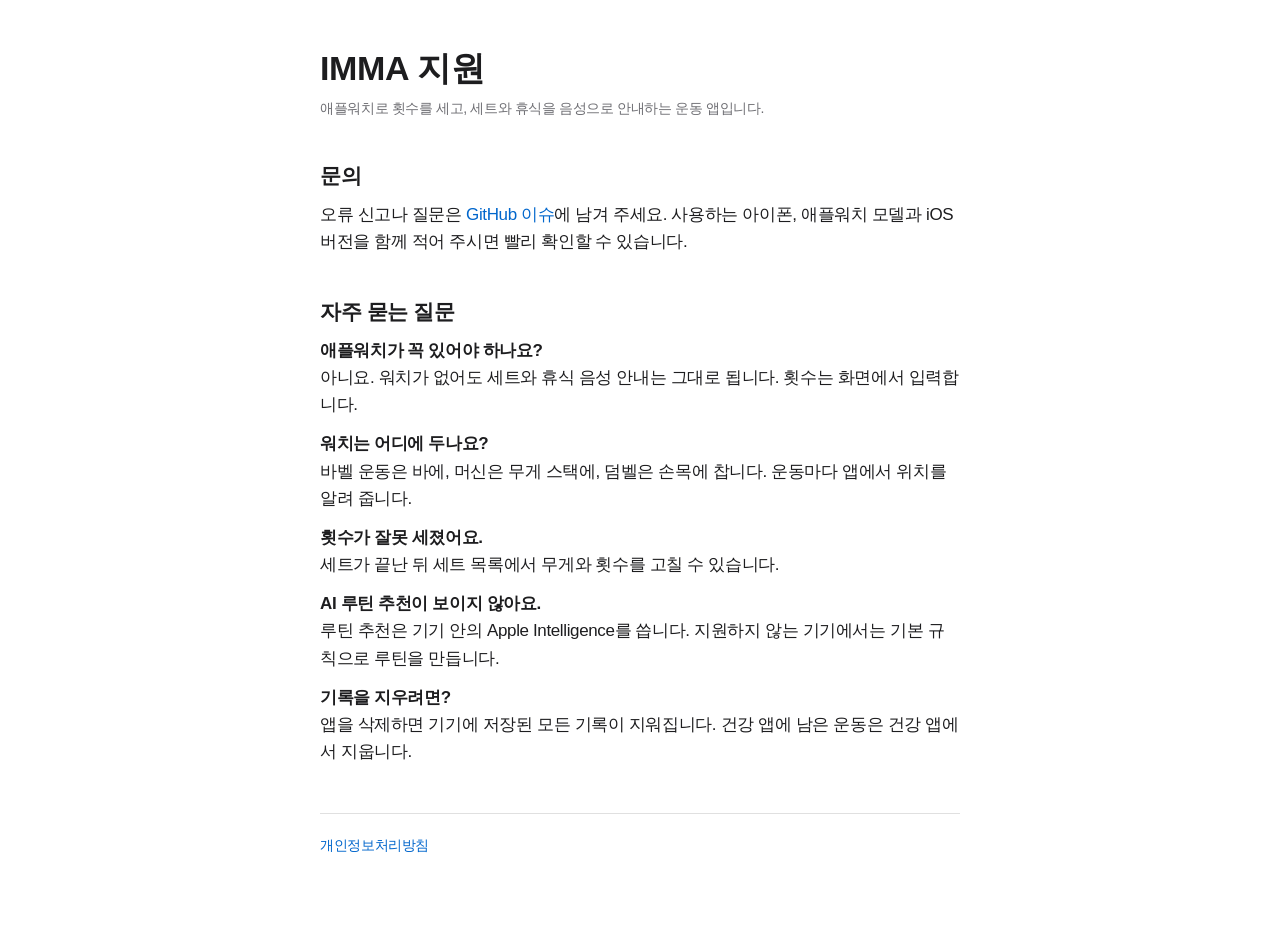
<file: index.html>
<!doctype html>
<html lang="ko">
<head>
<meta charset="utf-8">
<meta name="viewport" content="width=device-width, initial-scale=1">
<title>IMMA 지원</title>
<link rel="stylesheet" href="style.css">
</head>
<body>
<main>
<h1>IMMA 지원</h1>
<p class="muted">애플워치로 횟수를 세고, 세트와 휴식을 음성으로 안내하는 운동 앱입니다.</p>

<h2>문의</h2>
<p>오류 신고나 질문은 <a href="https://github.com/shinehyeuk-pixel/imma-support/issues">GitHub 이슈</a>에 남겨 주세요. 사용하는 아이폰, 애플워치 모델과 iOS 버전을 함께 적어 주시면 빨리 확인할 수 있습니다.</p>

<h2>자주 묻는 질문</h2>
<p><strong>애플워치가 꼭 있어야 하나요?</strong><br>
아니요. 워치가 없어도 세트와 휴식 음성 안내는 그대로 됩니다. 횟수는 화면에서 입력합니다.</p>
<p><strong>워치는 어디에 두나요?</strong><br>
바벨 운동은 바에, 머신은 무게 스택에, 덤벨은 손목에 찹니다. 운동마다 앱에서 위치를 알려 줍니다.</p>
<p><strong>횟수가 잘못 세졌어요.</strong><br>
세트가 끝난 뒤 세트 목록에서 무게와 횟수를 고칠 수 있습니다.</p>
<p><strong>AI 루틴 추천이 보이지 않아요.</strong><br>
루틴 추천은 기기 안의 Apple Intelligence를 씁니다. 지원하지 않는 기기에서는 기본 규칙으로 루틴을 만듭니다.</p>
<p><strong>기록을 지우려면?</strong><br>
앱을 삭제하면 기기에 저장된 모든 기록이 지워집니다. 건강 앱에 남은 운동은 건강 앱에서 지웁니다.</p>

<nav><a href="privacy/">개인정보처리방침</a></nav>
</main>
</body>
</html>
</file>
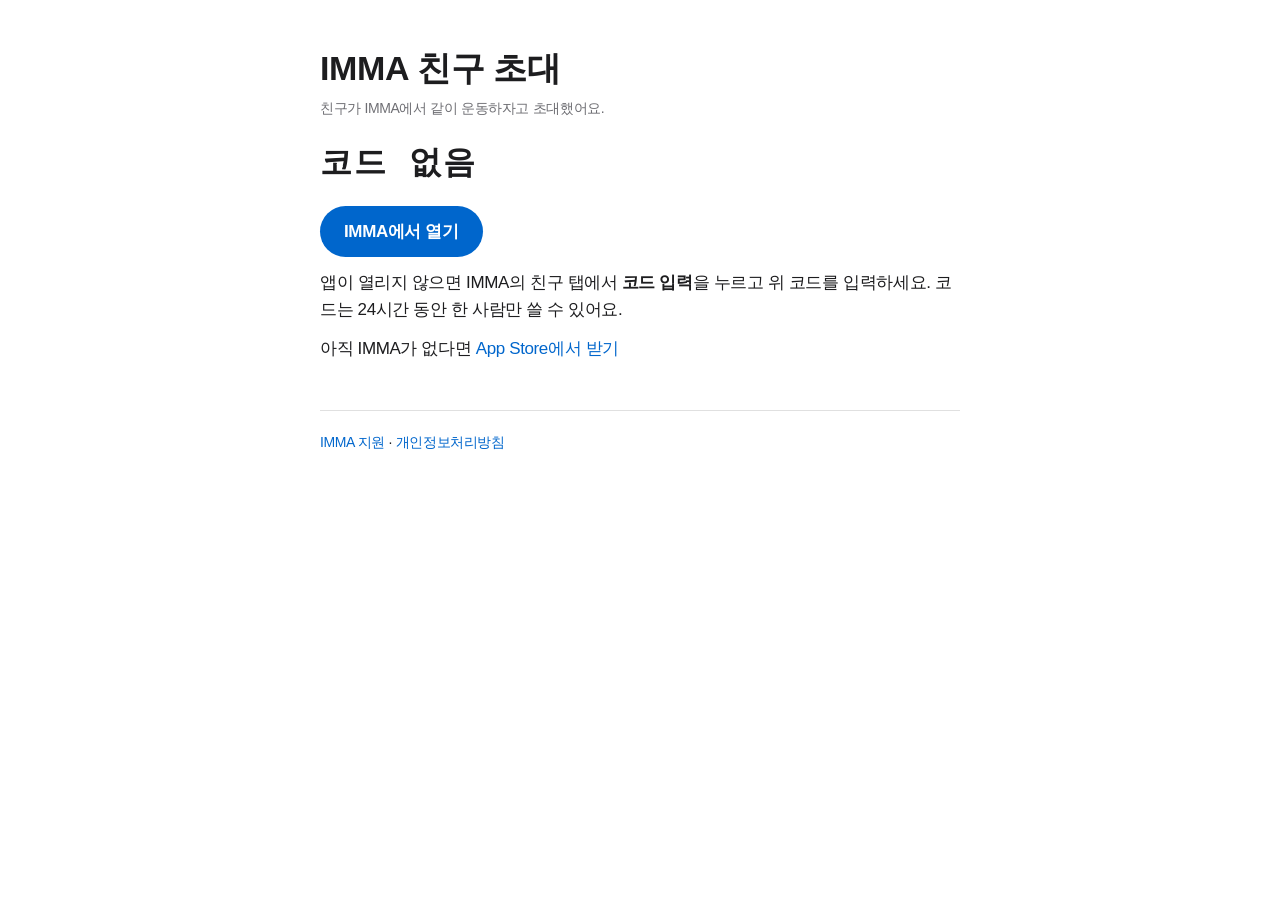
<file: friend/index.html>
<!doctype html>
<html lang="ko">
<head>
<meta charset="utf-8">
<meta name="viewport" content="width=device-width, initial-scale=1">
<title>IMMA 친구 초대</title>
<link rel="stylesheet" href="../style.css">
<style>
.code { font: 600 32px/1.2 ui-monospace, "SF Mono", Menlo, monospace; letter-spacing: 2px; margin: 24px 0; }
.button { display: inline-block; background: var(--link); color: #fff; padding: 12px 24px; border-radius: 980px; font-weight: 600; }
</style>
</head>
<body>
<main>
<h1>IMMA 친구 초대</h1>
<p class="muted">친구가 IMMA에서 같이 운동하자고 초대했어요.</p>
<p class="code" id="code">코드 없음</p>
<p><a class="button" id="open" href="imma://invite/">IMMA에서 열기</a></p>
<p>앱이 열리지 않으면 IMMA의 친구 탭에서 <strong>코드 입력</strong>을 누르고 위 코드를 입력하세요. 코드는 24시간 동안 한 사람만 쓸 수 있어요.</p>
<p>아직 IMMA가 없다면 <a href="https://apps.apple.com/app/id6831421578">App Store에서 받기</a></p>
<nav><a href="../">IMMA 지원</a> · <a href="../privacy/">개인정보처리방침</a></nav>
</main>
<script>
// The code stays in this browser: it is only shown and handed to the app, never sent anywhere.
const code = (new URLSearchParams(location.search).get('c') || '').toUpperCase().replace(/[^23456789A-HJ-NP-Z]/g, '')
if (code.length === 10) {
  document.getElementById('code').textContent = code.slice(0, 5) + '-' + code.slice(5)
  document.getElementById('open').href = 'imma://invite/' + code
}
</script>
</body>
</html>
</file>
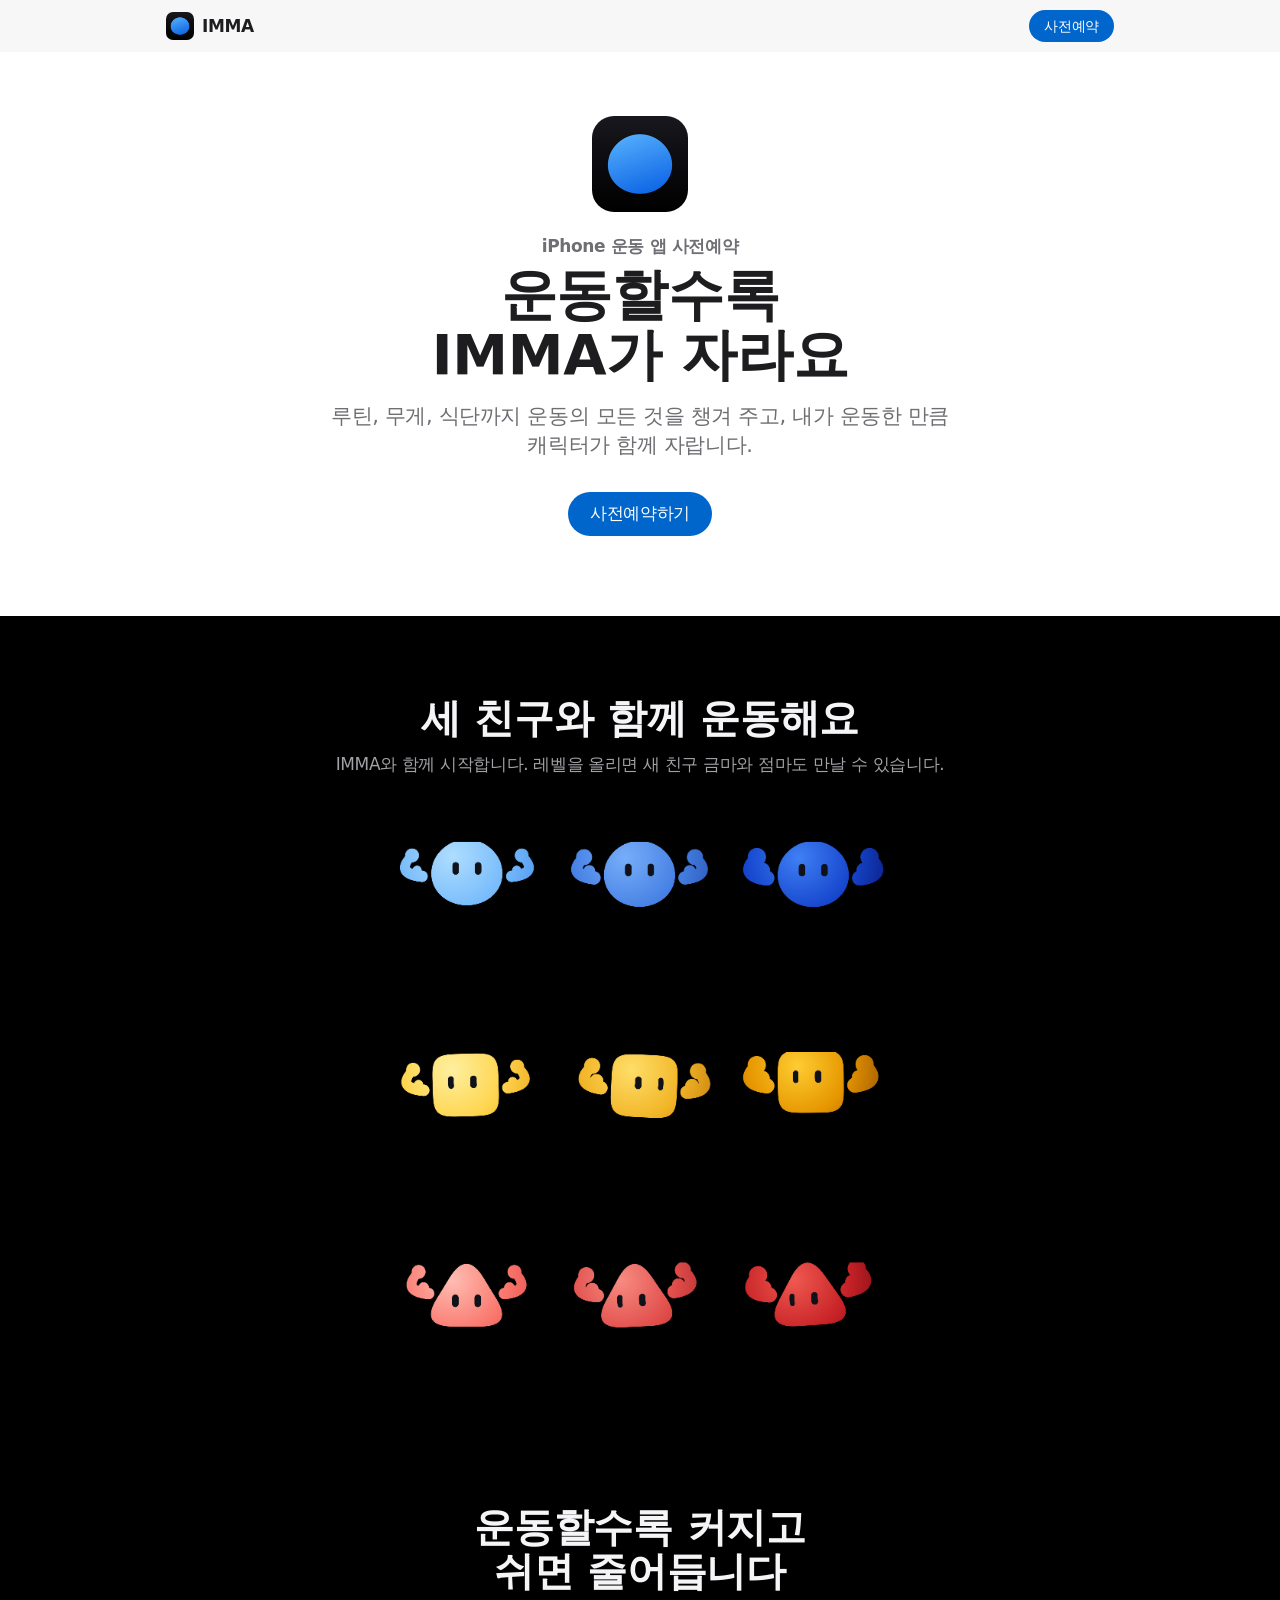
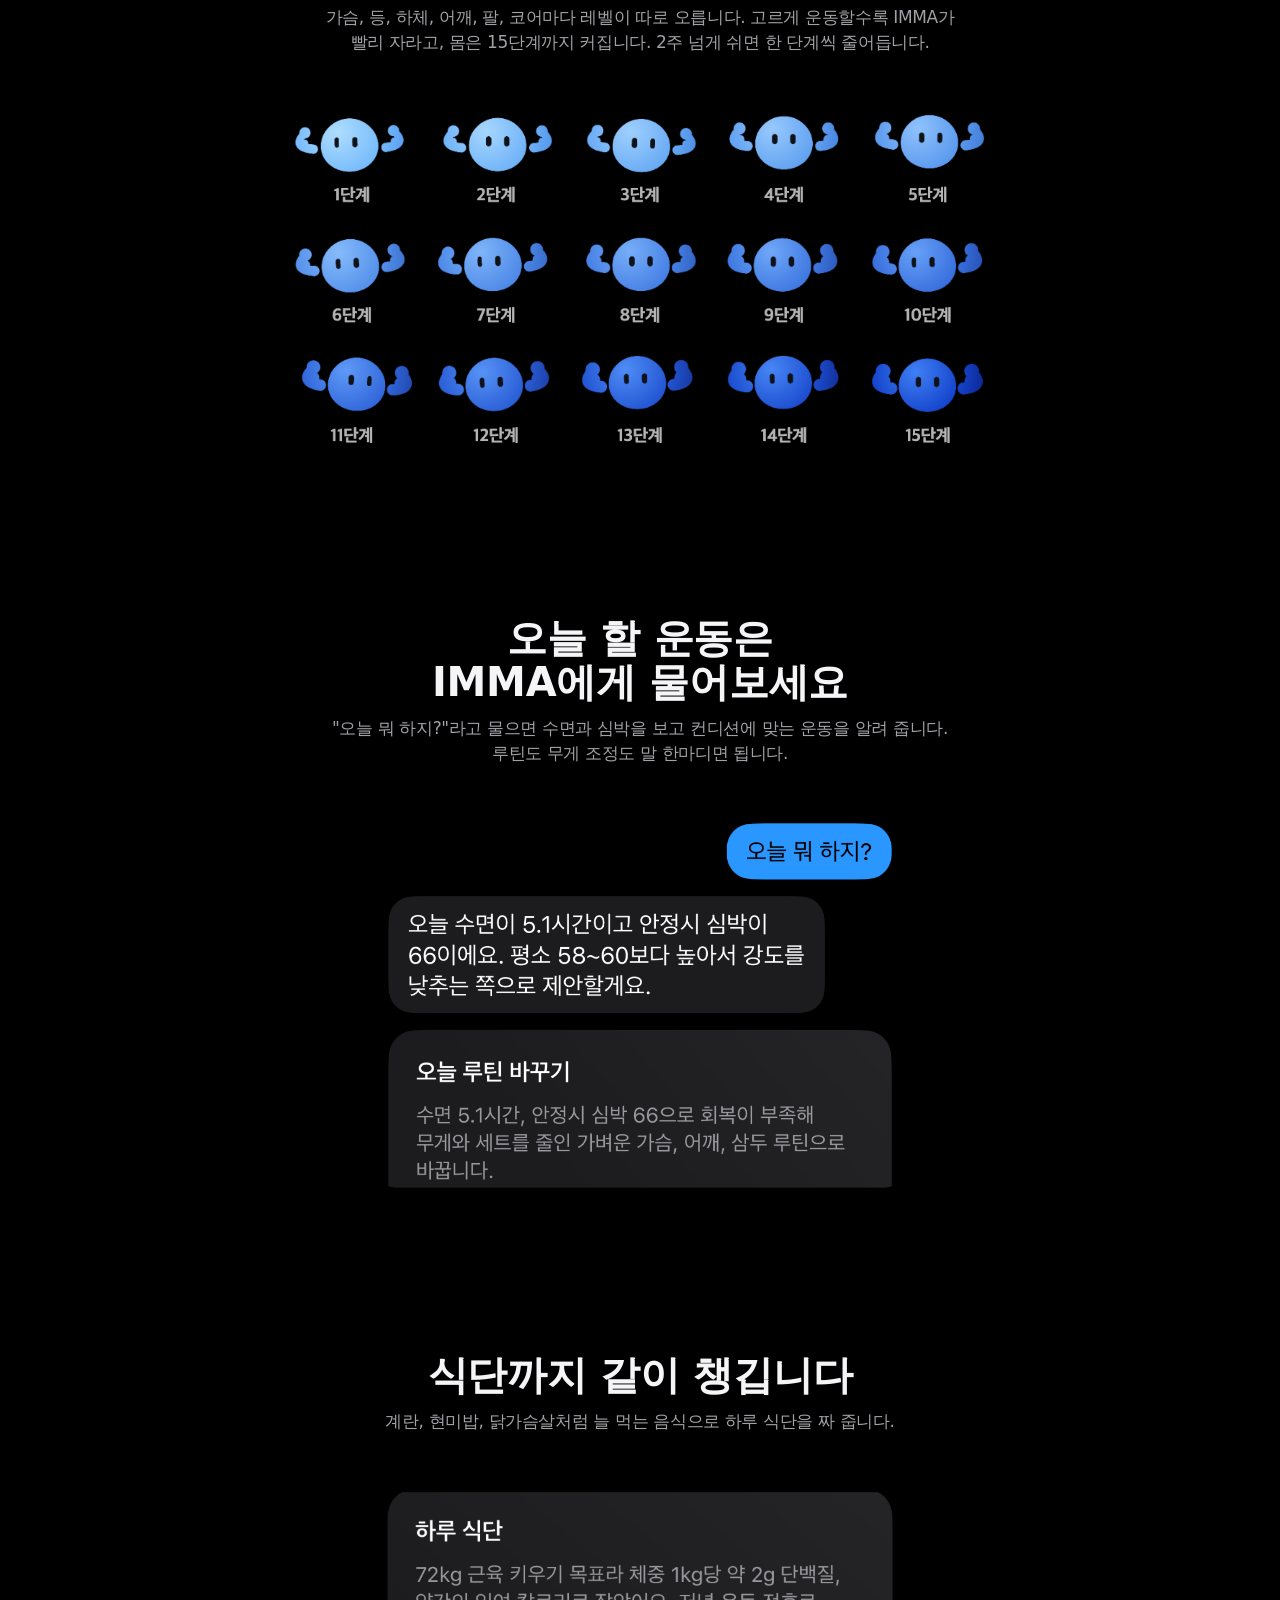
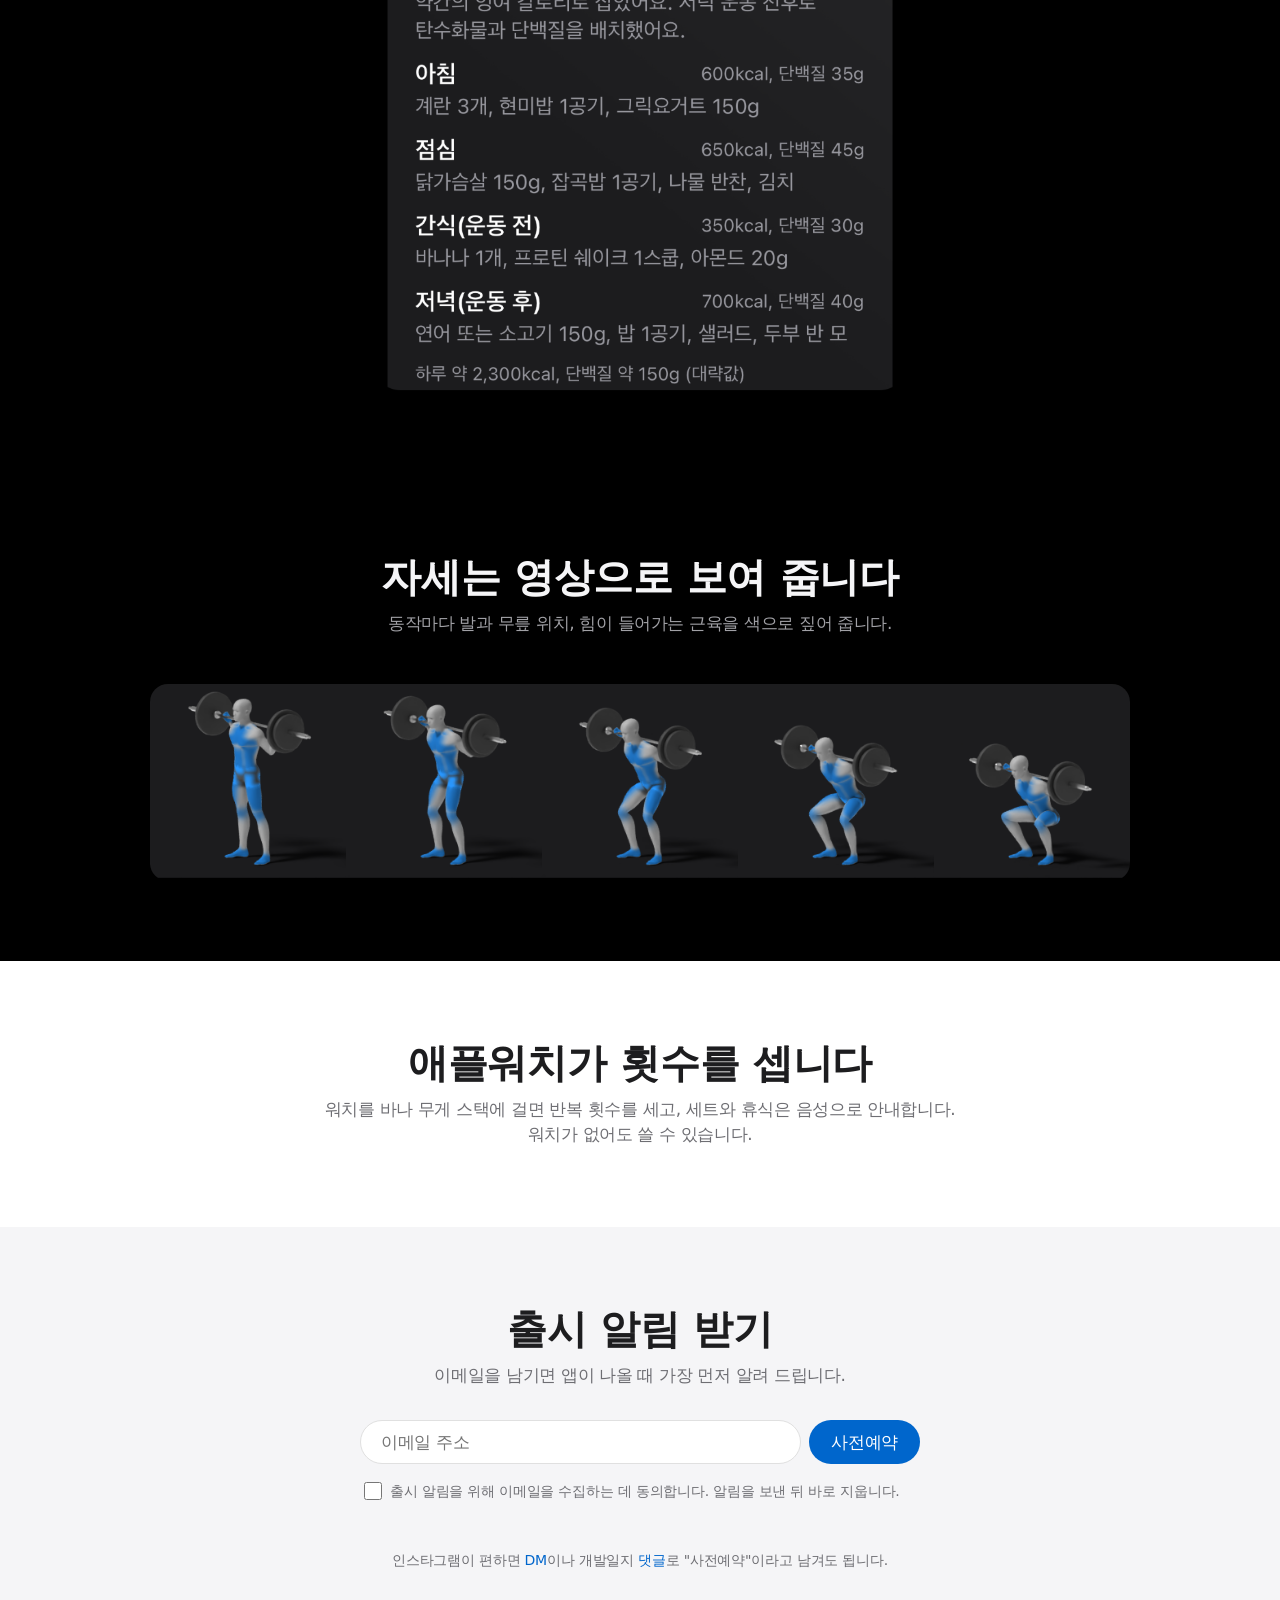
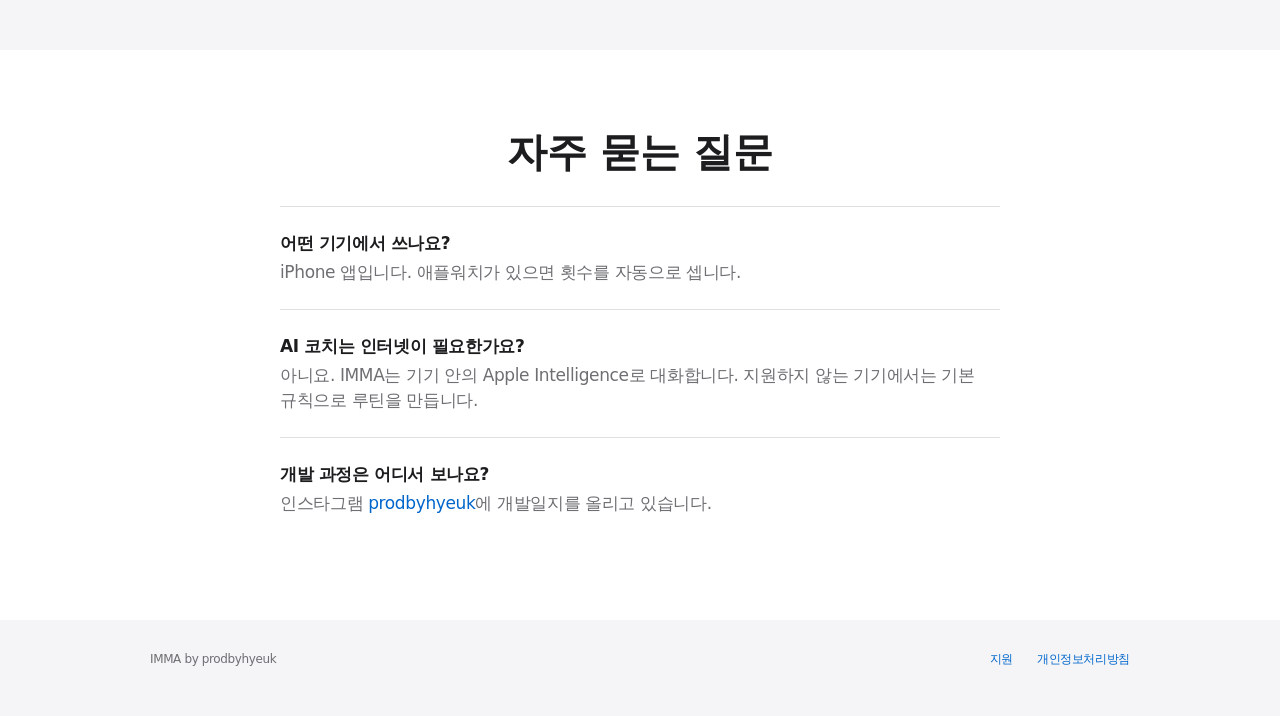
<file: preorder/index.html>
<!doctype html>
<html lang="ko">
<head>
<meta charset="utf-8">
<meta name="viewport" content="width=device-width, initial-scale=1">
<title>IMMA 사전예약</title>
<meta name="description" content="운동할수록 캐릭터가 자라는 iPhone 운동 앱. 인스타그램 DM이나 댓글로 사전예약하세요.">
<meta property="og:title" content="IMMA 사전예약">
<meta property="og:description" content="운동할수록 IMMA가 자라요. 인스타그램 DM이나 댓글로 사전예약하세요.">
<meta property="og:image" content="img/characters.png">
<link rel="icon" href="img/mark.png">
<link rel="apple-touch-icon" href="img/mark.png">
<style>
:root {
  --primary:#0066cc; --focus:#0071e3; --on-dark:#2997ff;
  --ink:#1d1d1f; --canvas:#fff; --parchment:#f5f5f7; --muted:#6e6e73; --hairline:#e0e0e0;
  --tile:#000; --tile-ink:#f5f5f7; --tile-muted:#a1a1a6;
  --font:"SF Pro Text", system-ui, -apple-system, BlinkMacSystemFont, "Apple SD Gothic Neo", Inter, sans-serif;
  --display:"SF Pro Display", system-ui, -apple-system, BlinkMacSystemFont, "Apple SD Gothic Neo", Inter, sans-serif;
}
@media (prefers-color-scheme: dark) {
  :root { --canvas:#000; --parchment:#1d1d1f; --ink:#f5f5f7; --muted:#a1a1a6; --hairline:#2c2c2e; --primary:#0071e3; }
}
* { box-sizing:border-box; }
html { -webkit-text-size-adjust:100%; }
body { margin:0; background:var(--canvas); color:var(--ink); font:400 17px/1.47 var(--font); letter-spacing:-0.374px; word-break:keep-all; }
img { display:block; max-width:100%; height:auto; }
a { color:var(--primary); text-decoration:none; }
a:focus-visible { outline:2px solid var(--focus); outline-offset:2px; }

.bar { position:sticky; top:0; z-index:10; background:rgba(245,245,247,.8); -webkit-backdrop-filter:saturate(180%) blur(20px); backdrop-filter:saturate(180%) blur(20px); }
@media (prefers-color-scheme: dark) { .bar { background:rgba(29,29,31,.8); } }
.bar-in { max-width:980px; margin:0 auto; padding:0 16px; height:52px; display:flex; align-items:center; justify-content:space-between; }
.brand { display:flex; align-items:center; gap:8px; font:600 17px/1 var(--display); color:var(--ink); }
.brand img { width:28px; height:28px; border-radius:7px; }

.btn { display:inline-flex; align-items:center; justify-content:center; min-height:44px; padding:11px 22px; border-radius:9999px; font:400 17px/1 var(--font); letter-spacing:-0.374px; transition:transform .1s; }
.btn:active { transform:scale(.95); }
.btn-primary { background:var(--primary); color:#fff; }
.btn-secondary { border:1px solid var(--primary); color:var(--primary); }
.tile .btn-secondary { border-color:var(--on-dark); color:var(--on-dark); }
.btn-sm { min-height:32px; padding:7px 15px; font-size:14px; }

section { padding:80px 16px; }
.wrap { max-width:980px; margin:0 auto; }
.center { text-align:center; }
.tile { background:var(--tile); color:var(--tile-ink); }
.tile .sub { color:var(--tile-muted); }
.soft { background:var(--parchment); }

.eyebrow { font:600 17px/1.24 var(--display); color:var(--muted); margin:0 0 8px; }
h1 { font:600 56px/1.07 var(--display); letter-spacing:-0.28px; margin:0 0 17px; }
h2 { font:600 40px/1.1 var(--display); letter-spacing:-0.28px; margin:0 0 12px; }
.lead { font:400 21px/1.38 var(--font); color:var(--muted); margin:0 auto 32px; max-width:640px; }
.sub { color:var(--muted); margin:0 auto; max-width:640px; }
.ctas { display:flex; gap:12px; justify-content:center; flex-wrap:wrap; }
.note { font-size:14px; line-height:1.43; letter-spacing:-0.224px; color:var(--muted); margin:17px 0 0; }

.hero { padding-top:64px; }
.hero .mark { width:96px; height:96px; border-radius:22px; margin:0 auto 24px; }
.hero .shot { margin:48px auto 0; max-width:560px; border-radius:18px; }

.feature .text { margin-bottom:48px; }
.feature .shot { width:100%; margin:0 auto; border-radius:18px; }
.w-sm { max-width:520px; } .w-md { max-width:720px; } .w-lg { max-width:980px; }

.steps { list-style:none; padding:0; margin:48px auto 0; max-width:720px; display:grid; gap:12px; text-align:left; }
.steps li { background:var(--canvas); border-radius:18px; padding:24px; display:flex; gap:17px; align-items:flex-start; }
.steps .n { flex:none; width:32px; height:32px; border-radius:9999px; background:var(--primary); color:#fff; font:600 17px/32px var(--display); text-align:center; }
.steps strong { display:block; font-weight:600; margin-bottom:4px; }
.steps p { margin:0; color:var(--muted); }
.steps code { font:600 17px/1 var(--font); color:var(--ink); }

.faq { max-width:720px; margin:32px auto 0; text-align:left; }
.faq div { border-top:1px solid var(--hairline); padding:24px 0; }
.faq strong { display:block; font-weight:600; margin-bottom:4px; }
.faq p { margin:0; color:var(--muted); }

.signup { max-width:560px; margin:32px auto 0; text-align:left; }
.signup .row { display:flex; gap:8px; }
.signup input[type=email] { flex:1; min-width:0; min-height:44px; padding:0 20px; border-radius:9999px; border:1px solid var(--hairline); background:var(--canvas); color:var(--ink); font:400 17px/1 var(--font); letter-spacing:-0.374px; }
.signup input[type=email]:focus { outline:2px solid var(--focus); outline-offset:0; border-color:transparent; }
.signup button { border:0; cursor:pointer; }
.signup button:disabled { opacity:.5; }
.signup button:focus-visible { outline:2px solid var(--focus); outline-offset:2px; }
.consent { display:flex; gap:8px; align-items:flex-start; margin:17px 4px 0; font-size:14px; line-height:1.43; letter-spacing:-0.224px; color:var(--muted); cursor:pointer; }
.consent input { width:18px; height:18px; margin:1px 0 0; flex:none; accent-color:var(--primary); }
.status { min-height:20px; margin:12px 4px 0; font-size:14px; line-height:1.43; }
.status.ok { color:var(--ink); font-weight:600; }
.status.err { color:#e30000; }
@media (prefers-color-scheme: dark) { .status.err { color:#ff6961; } }
.hp, .sr { position:absolute; width:1px; height:1px; overflow:hidden; clip:rect(0 0 0 0); white-space:nowrap; }
@media (max-width:480px) { .signup .row { flex-direction:column; } .signup .btn { width:100%; } }

footer { padding:32px 16px 48px; background:var(--parchment); font-size:12px; line-height:1.33; color:var(--muted); }
footer .wrap { display:flex; flex-wrap:wrap; gap:8px 24px; justify-content:space-between; }
footer nav { display:flex; gap:24px; }

@media (max-width:734px) {
  section { padding:64px 16px; }
  h1 { font-size:40px; line-height:1.1; }
  h2 { font-size:32px; line-height:1.13; }
  .lead { font-size:19px; }
  .feature .text { margin-bottom:32px; }
}
@media (max-width:480px) {
  h1 { font-size:34px; }
  h2 { font-size:28px; }
  .ctas .btn { width:100%; }
}
</style>
</head>
<body>

<header class="bar">
  <div class="bar-in">
    <span class="brand"><img src="img/mark.png" alt="">IMMA</span>
    <a class="btn btn-primary btn-sm" href="#signup">사전예약</a>
  </div>
</header>

<main>
  <section class="hero center">
    <div class="wrap">
      <img class="mark" src="img/mark.png" alt="IMMA 앱 아이콘">
      <p class="eyebrow">iPhone 운동 앱 사전예약</p>
      <h1>운동할수록<br>IMMA가 자라요</h1>
      <p class="lead">루틴, 무게, 식단까지 운동의 모든 것을 챙겨 주고, 내가 운동한 만큼 캐릭터가 함께 자랍니다.</p>
      <a class="btn btn-primary" href="#signup">사전예약하기</a>
    </div>
  </section>

  <section class="tile feature center">
    <div class="wrap">
      <div class="text">
        <h2>세 친구와 함께 운동해요</h2>
        <p class="sub">IMMA와 함께 시작합니다. 레벨을 올리면 새 친구 금마와 점마도 만날 수 있습니다.</p>
      </div>
      <img class="shot w-sm" src="img/characters.png" alt="IMMA, 금마, 점마가 단계별로 자라는 모습" loading="lazy">
    </div>
  </section>

  <section class="tile feature center">
    <div class="wrap">
      <div class="text">
        <h2>운동할수록 커지고<br>쉬면 줄어듭니다</h2>
        <p class="sub">가슴, 등, 하체, 어깨, 팔, 코어마다 레벨이 따로 오릅니다. 고르게 운동할수록 IMMA가 빨리 자라고, 몸은 15단계까지 커집니다. 2주 넘게 쉬면 한 단계씩 줄어듭니다.</p>
      </div>
      <img class="shot w-md" src="img/growth.png" alt="IMMA 1단계부터 15단계까지" loading="lazy">
    </div>
  </section>

  <section class="tile feature center">
    <div class="wrap">
      <div class="text">
        <h2>오늘 할 운동은<br>IMMA에게 물어보세요</h2>
        <p class="sub">"오늘 뭐 하지?"라고 물으면 수면과 심박을 보고 컨디션에 맞는 운동을 알려 줍니다. 루틴도 무게 조정도 말 한마디면 됩니다.</p>
      </div>
      <img class="shot w-sm" src="img/coach.png" alt="IMMA가 수면과 심박을 보고 가벼운 루틴을 제안하는 대화" loading="lazy">
    </div>
  </section>

  <section class="tile feature center">
    <div class="wrap">
      <div class="text">
        <h2>식단까지 같이 챙깁니다</h2>
        <p class="sub">계란, 현미밥, 닭가슴살처럼 늘 먹는 음식으로 하루 식단을 짜 줍니다.</p>
      </div>
      <img class="shot w-sm" src="img/diet.png" alt="아침, 점심, 간식, 저녁으로 나눈 하루 식단" loading="lazy">
    </div>
  </section>

  <section class="tile feature center">
    <div class="wrap">
      <div class="text">
        <h2>자세는 영상으로 보여 줍니다</h2>
        <p class="sub">동작마다 발과 무릎 위치, 힘이 들어가는 근육을 색으로 짚어 줍니다.</p>
      </div>
      <img class="shot w-lg" src="img/form.png" alt="스쿼트 동작에서 쓰이는 근육을 파란색으로 표시한 자세 가이드" loading="lazy">
    </div>
  </section>

  <section class="center">
    <div class="wrap">
      <h2>애플워치가 횟수를 셉니다</h2>
      <p class="sub">워치를 바나 무게 스택에 걸면 반복 횟수를 세고, 세트와 휴식은 음성으로 안내합니다. 워치가 없어도 쓸 수 있습니다.</p>
    </div>
  </section>

  <section class="soft center" id="signup">
    <div class="wrap">
      <h2>출시 알림 받기</h2>
      <p class="sub">이메일을 남기면 앱이 나올 때 가장 먼저 알려 드립니다.</p>
      <form class="signup" data-endpoint="" novalidate>
        <div class="row">
          <label class="sr" for="email">이메일</label>
          <input id="email" name="email" type="email" inputmode="email" autocomplete="email" placeholder="이메일 주소" required>
          <button class="btn btn-primary" type="submit">사전예약</button>
        </div>
        <input class="hp" name="company" tabindex="-1" autocomplete="off" aria-hidden="true">
        <label class="consent"><input type="checkbox" name="consent" required> 출시 알림을 위해 이메일을 수집하는 데 동의합니다. 알림을 보낸 뒤 바로 지웁니다.</label>
        <p class="status" role="status" aria-live="polite"></p>
      </form>
      <p class="note">인스타그램이 편하면 <a href="https://ig.me/m/prodbyhyeuk">DM</a>이나 개발일지 <a href="https://www.instagram.com/prodbyhyeuk/">댓글</a>로 "사전예약"이라고 남겨도 됩니다.</p>
    </div>
  </section>

  <section class="center">
    <div class="wrap">
      <h2>자주 묻는 질문</h2>
      <div class="faq">
        <div><strong>어떤 기기에서 쓰나요?</strong><p>iPhone 앱입니다. 애플워치가 있으면 횟수를 자동으로 셉니다.</p></div>
        <div><strong>AI 코치는 인터넷이 필요한가요?</strong><p>아니요. IMMA는 기기 안의 Apple Intelligence로 대화합니다. 지원하지 않는 기기에서는 기본 규칙으로 루틴을 만듭니다.</p></div>
        <div><strong>개발 과정은 어디서 보나요?</strong><p>인스타그램 <a href="https://www.instagram.com/prodbyhyeuk/">prodbyhyeuk</a>에 개발일지를 올리고 있습니다.</p></div>
      </div>
    </div>
  </section>
</main>

<footer>
  <div class="wrap">
    <span>IMMA by prodbyhyeuk</span>
    <nav><a href="../">지원</a><a href="../privacy/">개인정보처리방침</a></nav>
  </div>
</footer>

<script>
(() => {
  const form = document.querySelector(".signup");
  const status = form.querySelector(".status");
  const button = form.querySelector("button");
  const say = (text, kind) => { status.textContent = text; status.className = "status " + kind; };
  form.addEventListener("submit", async (e) => {
    e.preventDefault();
    const email = form.email.value.trim();
    if (!/^[^\s@]+@[^\s@]+\.[^\s@]{2,}$/.test(email)) return say("이메일 주소를 확인해 주세요.", "err");
    if (!form.consent.checked) return say("수집 동의에 체크해 주세요.", "err");
    if (!form.dataset.endpoint) return say("신청 준비 중입니다. 인스타그램 DM으로 남겨 주세요.", "err");
    button.disabled = true;
    try {
      const res = await fetch(form.dataset.endpoint, {
        method: "POST",
        headers: { "content-type": "application/json" },
        body: JSON.stringify({ email, consent: true, company: form.company.value }),
      });
      const data = await res.json().catch(() => ({}));
      if (!res.ok) throw new Error(data.error);
      form.reset();
      say(data.already ? "이미 신청한 이메일입니다. 출시되면 알려 드릴게요." : "신청했습니다. 출시되면 이메일로 알려 드릴게요.", "ok");
    } catch {
      say("신청하지 못했습니다. 잠시 뒤 다시 시도하거나 인스타그램 DM으로 남겨 주세요.", "err");
    } finally {
      button.disabled = false;
    }
  });
})();
</script>
</body>
</html>
</file>
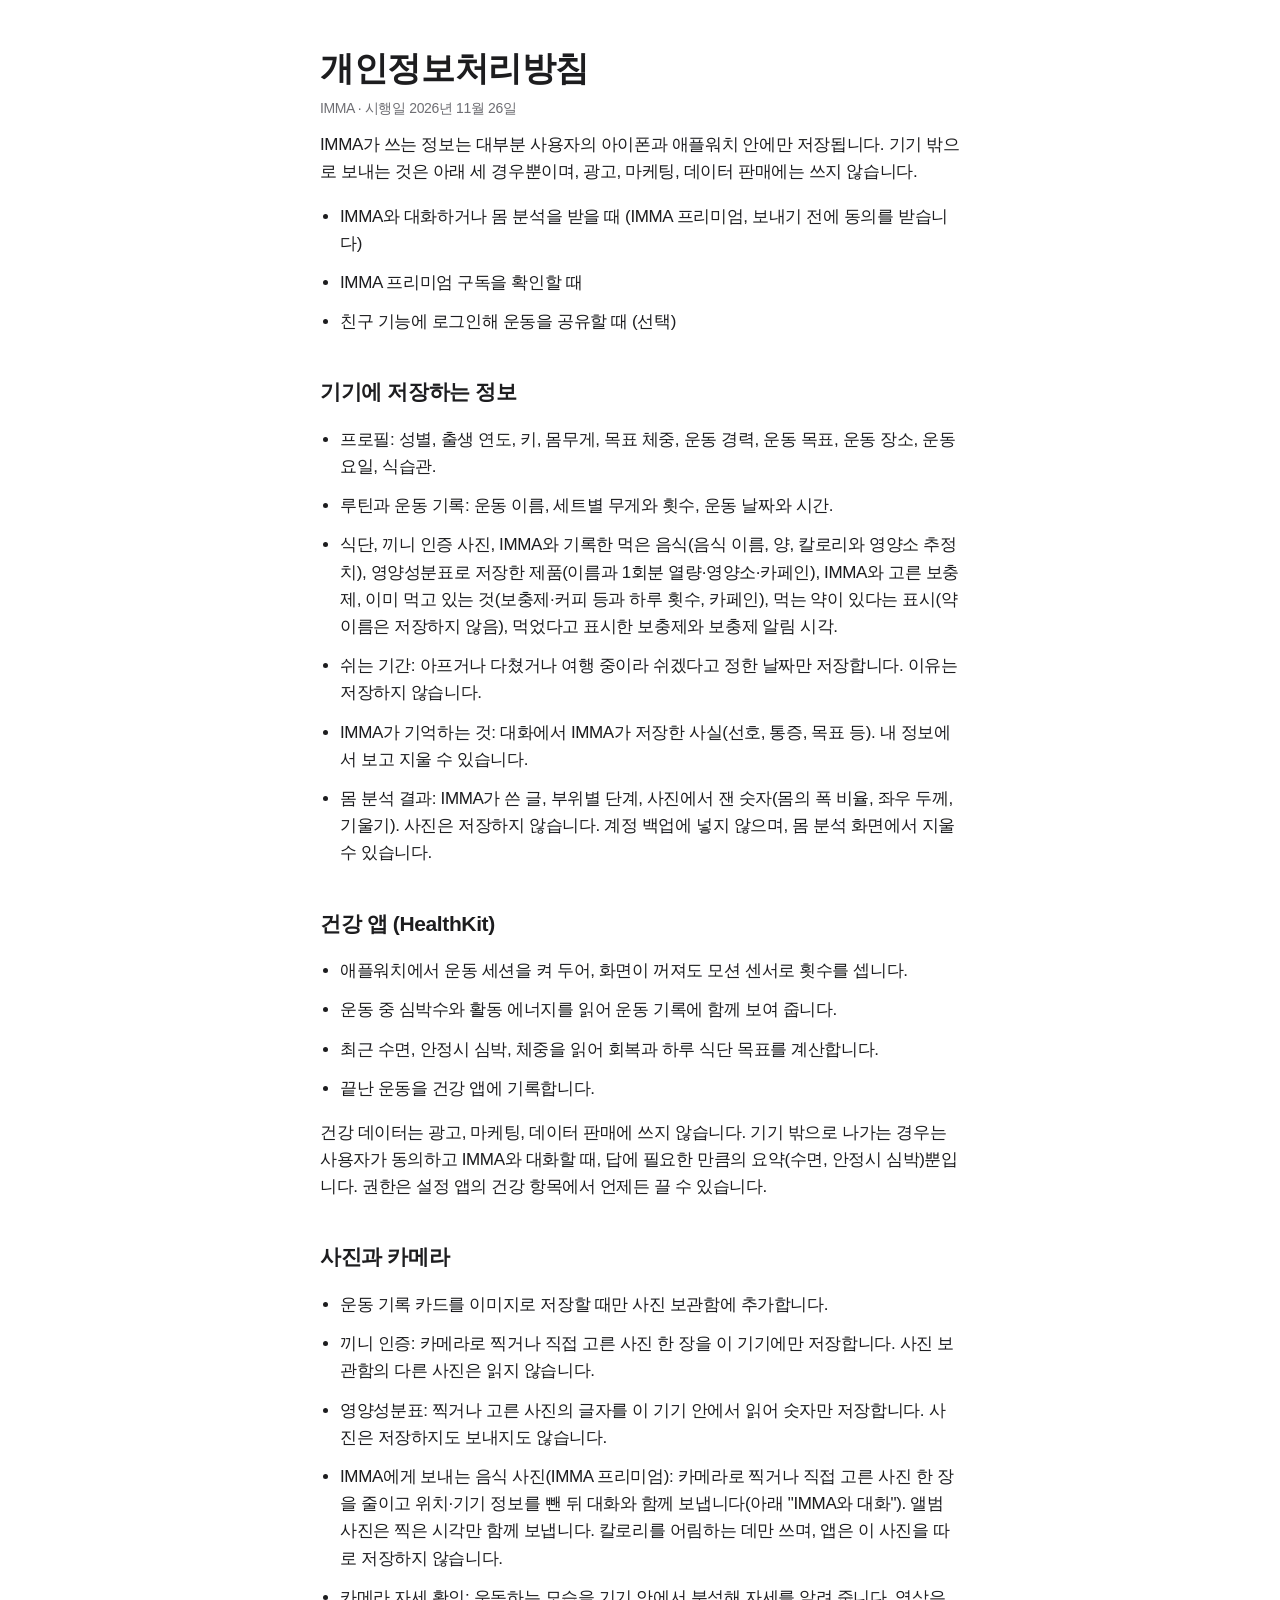
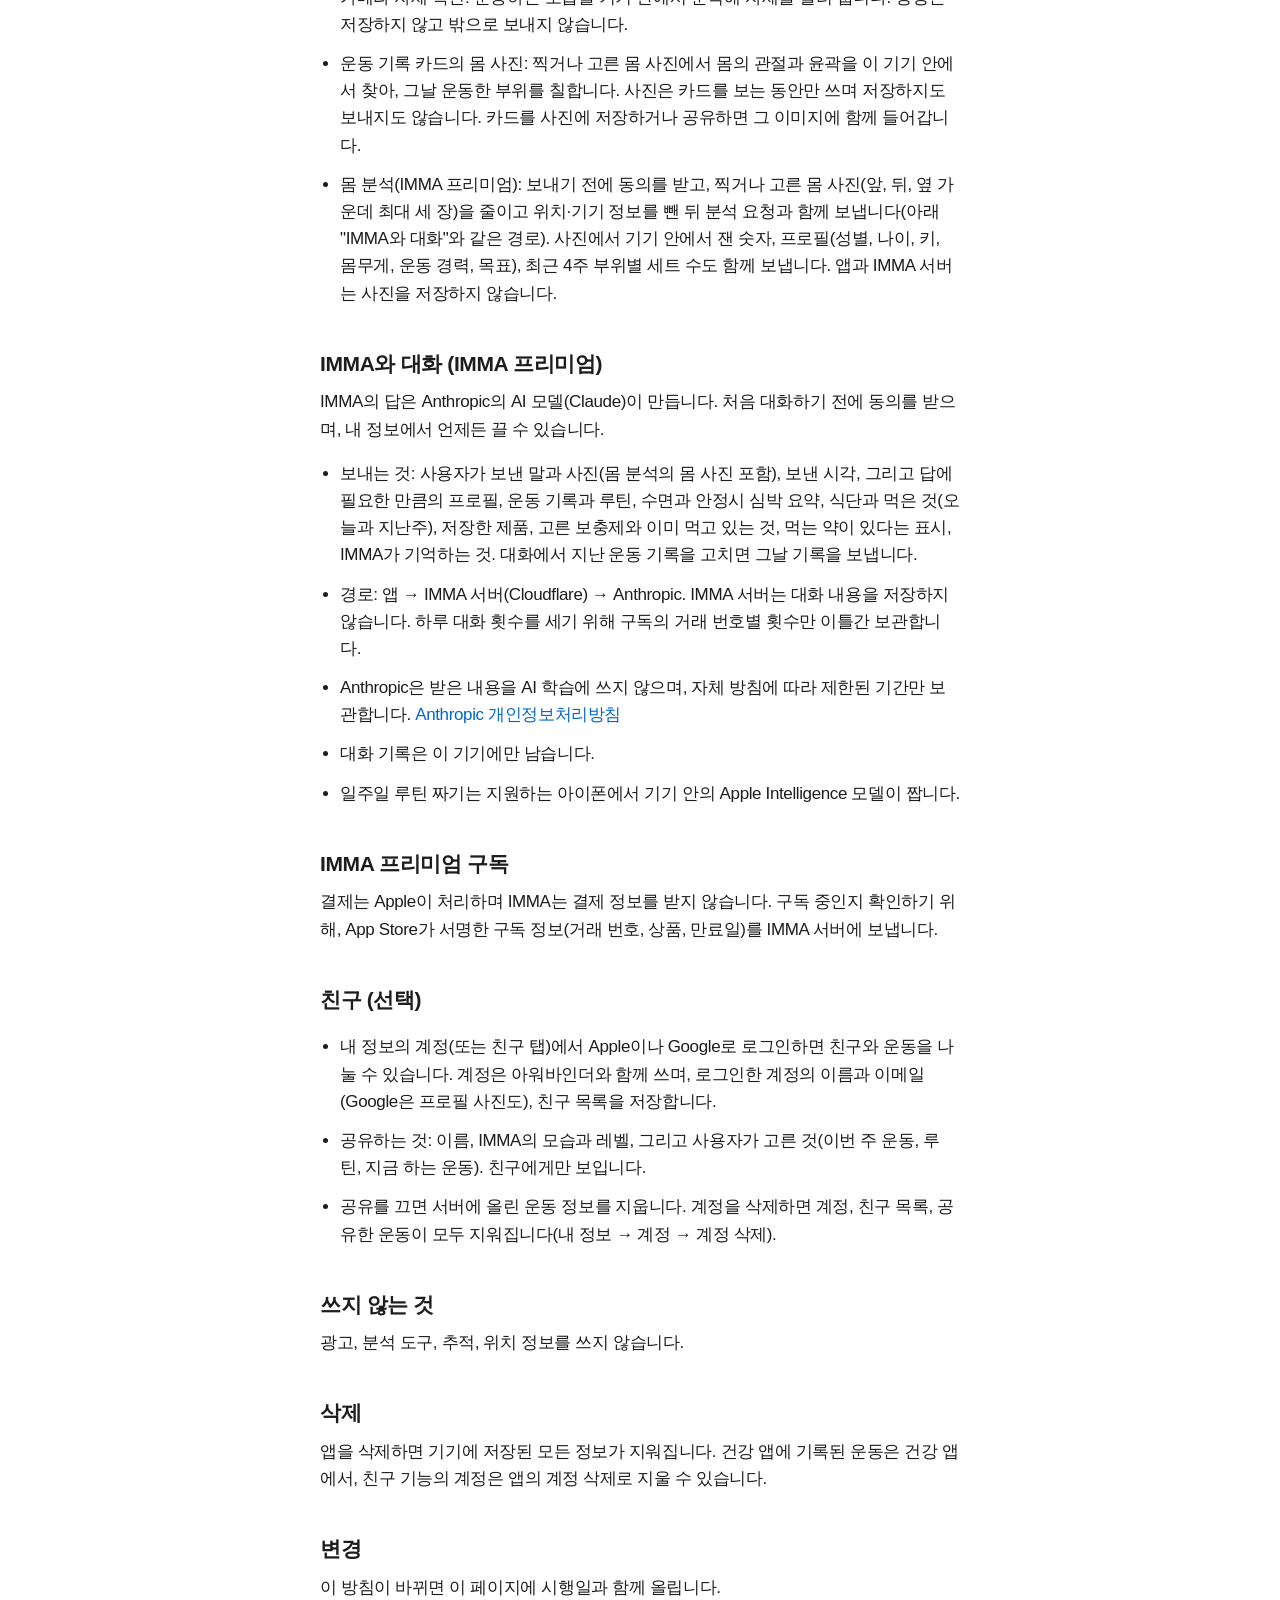
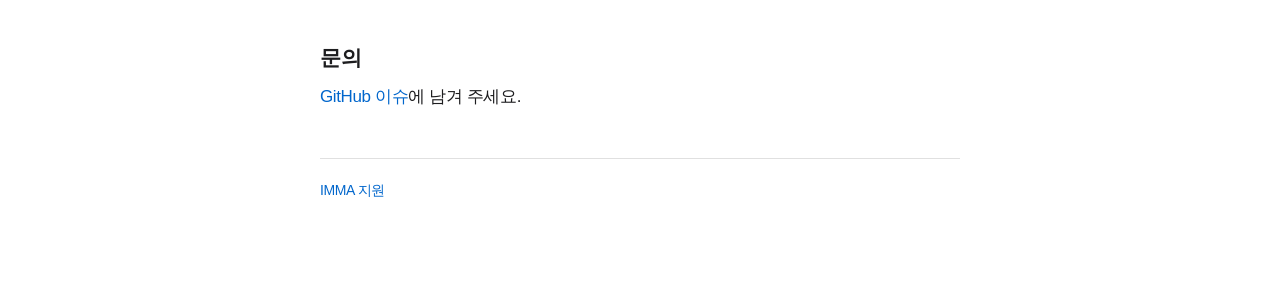
<file: privacy/index.html>
<!doctype html>
<html lang="ko">
<head>
<meta charset="utf-8">
<meta name="viewport" content="width=device-width, initial-scale=1">
<title>IMMA 개인정보처리방침</title>
<link rel="stylesheet" href="../style.css">
</head>
<body>
<main>
<h1>개인정보처리방침</h1>
<p class="muted">IMMA · 시행일 2026년 11월 26일</p>

<p>IMMA가 쓰는 정보는 대부분 사용자의 아이폰과 애플워치 안에만 저장됩니다. 기기 밖으로 보내는 것은 아래 세 경우뿐이며, 광고, 마케팅, 데이터 판매에는 쓰지 않습니다.</p>
<ul>
<li>IMMA와 대화하거나 몸 분석을 받을 때 (IMMA 프리미엄, 보내기 전에 동의를 받습니다)</li>
<li>IMMA 프리미엄 구독을 확인할 때</li>
<li>친구 기능에 로그인해 운동을 공유할 때 (선택)</li>
</ul>

<h2>기기에 저장하는 정보</h2>
<ul>
<li>프로필: 성별, 출생 연도, 키, 몸무게, 목표 체중, 운동 경력, 운동 목표, 운동 장소, 운동 요일, 식습관.</li>
<li>루틴과 운동 기록: 운동 이름, 세트별 무게와 횟수, 운동 날짜와 시간.</li>
<li>식단, 끼니 인증 사진, IMMA와 기록한 먹은 음식(음식 이름, 양, 칼로리와 영양소 추정치), 영양성분표로 저장한 제품(이름과 1회분 열량·영양소·카페인), IMMA와 고른 보충제, 이미 먹고 있는 것(보충제·커피 등과 하루 횟수, 카페인), 먹는 약이 있다는 표시(약 이름은 저장하지 않음), 먹었다고 표시한 보충제와 보충제 알림 시각.</li>
<li>쉬는 기간: 아프거나 다쳤거나 여행 중이라 쉬겠다고 정한 날짜만 저장합니다. 이유는 저장하지 않습니다.</li>
<li>IMMA가 기억하는 것: 대화에서 IMMA가 저장한 사실(선호, 통증, 목표 등). 내 정보에서 보고 지울 수 있습니다.</li>
<li>몸 분석 결과: IMMA가 쓴 글, 부위별 단계, 사진에서 잰 숫자(몸의 폭 비율, 좌우 두께, 기울기). 사진은 저장하지 않습니다. 계정 백업에 넣지 않으며, 몸 분석 화면에서 지울 수 있습니다.</li>
</ul>

<h2>건강 앱 (HealthKit)</h2>
<ul>
<li>애플워치에서 운동 세션을 켜 두어, 화면이 꺼져도 모션 센서로 횟수를 셉니다.</li>
<li>운동 중 심박수와 활동 에너지를 읽어 운동 기록에 함께 보여 줍니다.</li>
<li>최근 수면, 안정시 심박, 체중을 읽어 회복과 하루 식단 목표를 계산합니다.</li>
<li>끝난 운동을 건강 앱에 기록합니다.</li>
</ul>
<p>건강 데이터는 광고, 마케팅, 데이터 판매에 쓰지 않습니다. 기기 밖으로 나가는 경우는 사용자가 동의하고 IMMA와 대화할 때, 답에 필요한 만큼의 요약(수면, 안정시 심박)뿐입니다. 권한은 설정 앱의 건강 항목에서 언제든 끌 수 있습니다.</p>

<h2>사진과 카메라</h2>
<ul>
<li>운동 기록 카드를 이미지로 저장할 때만 사진 보관함에 추가합니다.</li>
<li>끼니 인증: 카메라로 찍거나 직접 고른 사진 한 장을 이 기기에만 저장합니다. 사진 보관함의 다른 사진은 읽지 않습니다.</li>
<li>영양성분표: 찍거나 고른 사진의 글자를 이 기기 안에서 읽어 숫자만 저장합니다. 사진은 저장하지도 보내지도 않습니다.</li>
<li>IMMA에게 보내는 음식 사진(IMMA 프리미엄): 카메라로 찍거나 직접 고른 사진 한 장을 줄이고 위치·기기 정보를 뺀 뒤 대화와 함께 보냅니다(아래 "IMMA와 대화"). 앨범 사진은 찍은 시각만 함께 보냅니다. 칼로리를 어림하는 데만 쓰며, 앱은 이 사진을 따로 저장하지 않습니다.</li>
<li>카메라 자세 확인: 운동하는 모습을 기기 안에서 분석해 자세를 알려 줍니다. 영상은 저장하지 않고 밖으로 보내지 않습니다.</li>
<li>운동 기록 카드의 몸 사진: 찍거나 고른 몸 사진에서 몸의 관절과 윤곽을 이 기기 안에서 찾아, 그날 운동한 부위를 칠합니다. 사진은 카드를 보는 동안만 쓰며 저장하지도 보내지도 않습니다. 카드를 사진에 저장하거나 공유하면 그 이미지에 함께 들어갑니다.</li>
<li>몸 분석(IMMA 프리미엄): 보내기 전에 동의를 받고, 찍거나 고른 몸 사진(앞, 뒤, 옆 가운데 최대 세 장)을 줄이고 위치·기기 정보를 뺀 뒤 분석 요청과 함께 보냅니다(아래 "IMMA와 대화"와 같은 경로). 사진에서 기기 안에서 잰 숫자, 프로필(성별, 나이, 키, 몸무게, 운동 경력, 목표), 최근 4주 부위별 세트 수도 함께 보냅니다. 앱과 IMMA 서버는 사진을 저장하지 않습니다.</li>
</ul>

<h2>IMMA와 대화 (IMMA 프리미엄)</h2>
<p>IMMA의 답은 Anthropic의 AI 모델(Claude)이 만듭니다. 처음 대화하기 전에 동의를 받으며, 내 정보에서 언제든 끌 수 있습니다.</p>
<ul>
<li>보내는 것: 사용자가 보낸 말과 사진(몸 분석의 몸 사진 포함), 보낸 시각, 그리고 답에 필요한 만큼의 프로필, 운동 기록과 루틴, 수면과 안정시 심박 요약, 식단과 먹은 것(오늘과 지난주), 저장한 제품, 고른 보충제와 이미 먹고 있는 것, 먹는 약이 있다는 표시, IMMA가 기억하는 것. 대화에서 지난 운동 기록을 고치면 그날 기록을 보냅니다.</li>
<li>경로: 앱 → IMMA 서버(Cloudflare) → Anthropic. IMMA 서버는 대화 내용을 저장하지 않습니다. 하루 대화 횟수를 세기 위해 구독의 거래 번호별 횟수만 이틀간 보관합니다.</li>
<li>Anthropic은 받은 내용을 AI 학습에 쓰지 않으며, 자체 방침에 따라 제한된 기간만 보관합니다. <a href="https://www.anthropic.com/legal/privacy">Anthropic 개인정보처리방침</a></li>
<li>대화 기록은 이 기기에만 남습니다.</li>
<li>일주일 루틴 짜기는 지원하는 아이폰에서 기기 안의 Apple Intelligence 모델이 짭니다.</li>
</ul>

<h2>IMMA 프리미엄 구독</h2>
<p>결제는 Apple이 처리하며 IMMA는 결제 정보를 받지 않습니다. 구독 중인지 확인하기 위해, App Store가 서명한 구독 정보(거래 번호, 상품, 만료일)를 IMMA 서버에 보냅니다.</p>

<h2>친구 (선택)</h2>
<ul>
<li>내 정보의 계정(또는 친구 탭)에서 Apple이나 Google로 로그인하면 친구와 운동을 나눌 수 있습니다. 계정은 아워바인더와 함께 쓰며, 로그인한 계정의 이름과 이메일(Google은 프로필 사진도), 친구 목록을 저장합니다.</li>
<li>공유하는 것: 이름, IMMA의 모습과 레벨, 그리고 사용자가 고른 것(이번 주 운동, 루틴, 지금 하는 운동). 친구에게만 보입니다.</li>
<li>공유를 끄면 서버에 올린 운동 정보를 지웁니다. 계정을 삭제하면 계정, 친구 목록, 공유한 운동이 모두 지워집니다(내 정보 → 계정 → 계정 삭제).</li>
</ul>

<h2>쓰지 않는 것</h2>
<p>광고, 분석 도구, 추적, 위치 정보를 쓰지 않습니다.</p>

<h2>삭제</h2>
<p>앱을 삭제하면 기기에 저장된 모든 정보가 지워집니다. 건강 앱에 기록된 운동은 건강 앱에서, 친구 기능의 계정은 앱의 계정 삭제로 지울 수 있습니다.</p>

<h2>변경</h2>
<p>이 방침이 바뀌면 이 페이지에 시행일과 함께 올립니다.</p>

<h2>문의</h2>
<p><a href="https://github.com/shinehyeuk-pixel/imma-support/issues">GitHub 이슈</a>에 남겨 주세요.</p>

<nav><a href="../">IMMA 지원</a></nav>
</main>
</body>
</html>
</file>
<file: style.css>
:root { --ink:#1d1d1f; --muted:#6e6e73; --canvas:#fff; --link:#0066cc; --line:#e0e0e0; }
@media (prefers-color-scheme: dark) { :root { --ink:#f5f5f7; --muted:#a1a1a6; --canvas:#000; --link:#2997ff; --line:#2c2c2e; } }
* { box-sizing: border-box; }
body { margin:0; background:var(--canvas); color:var(--ink); font:17px/1.6 -apple-system, BlinkMacSystemFont, "SF Pro Text", "Apple SD Gothic Neo", sans-serif; letter-spacing:-0.374px; }
main { max-width:680px; margin:0 auto; padding:48px 20px 80px; }
h1 { font-size:34px; line-height:1.2; font-weight:600; margin:0 0 8px; }
h2 { font-size:21px; font-weight:600; margin:40px 0 8px; }
p, li { margin:0 0 12px; }
ul { padding-left:20px; }
.muted { color:var(--muted); font-size:14px; }
a { color:var(--link); text-decoration:none; }
nav { border-top:1px solid var(--line); margin-top:48px; padding-top:20px; font-size:14px; }
</file>
